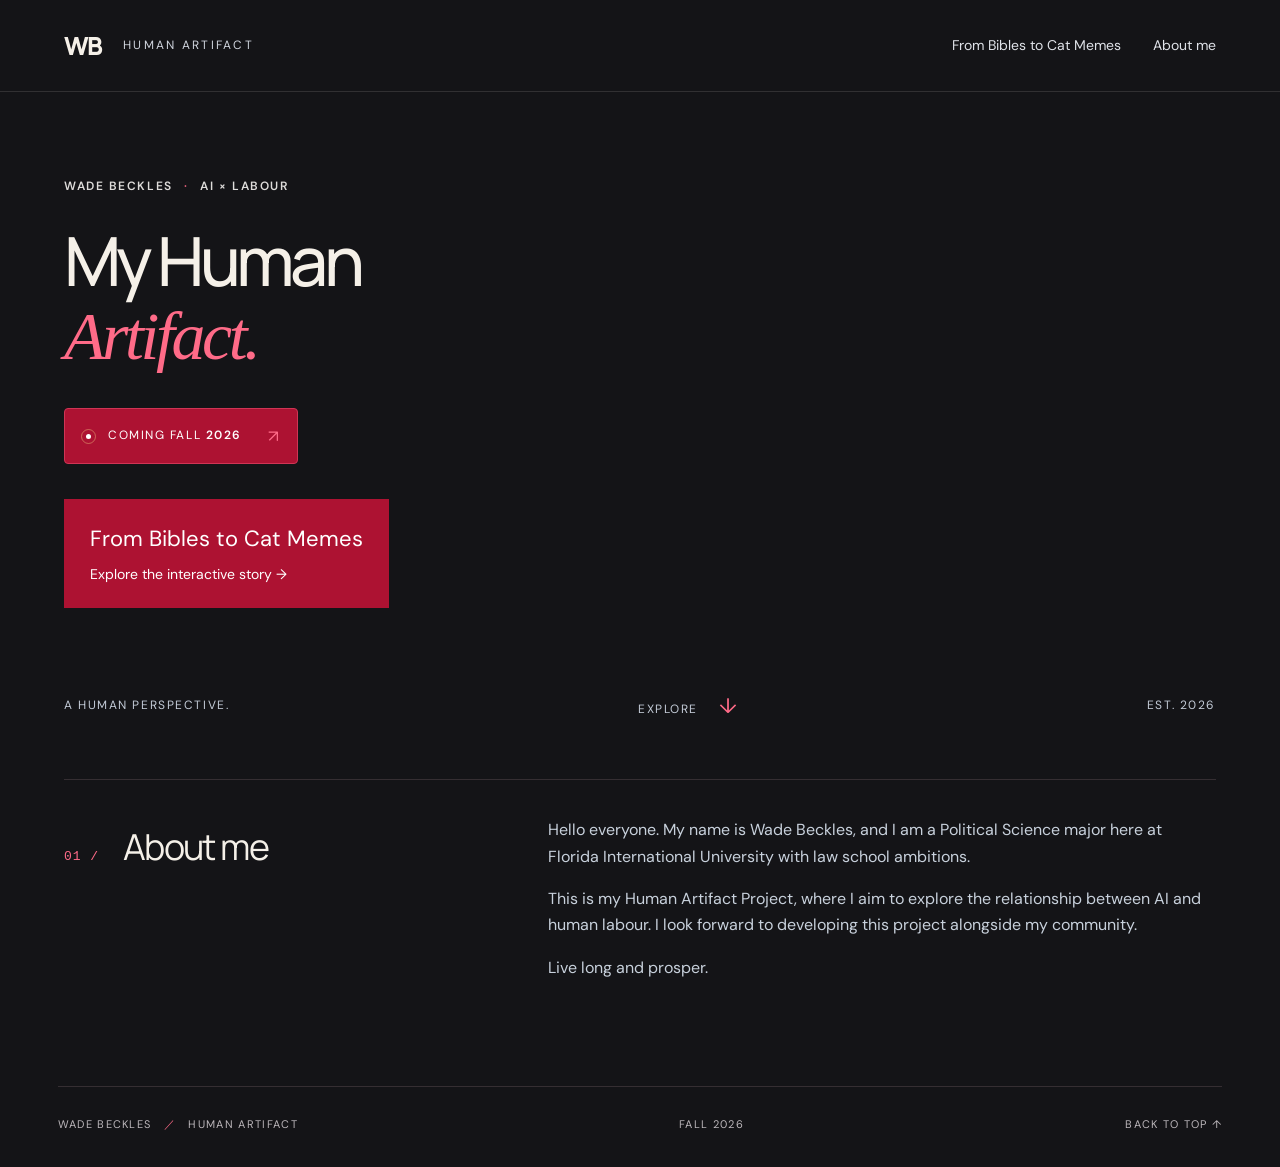
<file: index.html>
<!doctype html>
<html lang="en">
<head>
  <meta charset="UTF-8">
  <meta name="viewport" content="width=device-width, initial-scale=1">
  <meta name="theme-color" content="#0b111c">
  <meta name="description" content="Wade Beckles — My Human Artifact. Coming fall 2026.">
  <title>My Human Artifact — Wade Beckles</title>
  <link rel="icon" href="data:image/svg+xml,%3Csvg xmlns='http://www.w3.org/2000/svg' viewBox='0 0 64 64'%3E%3Crect width='64' height='64' rx='16' fill='%230b111c'/%3E%3Cpath d='M17 18v28m30-28v28M17 32h30' stroke='%23efbd7e' stroke-width='5'/%3E%3C/svg%3E">
  <link rel="stylesheet" href="styles.css">
</head>
<body>
  <a class="skip-link" href="#about">Skip to content</a>
  <header class="site-header">
    <a class="identity" href="#home" aria-label="Wade Beckles, home"><span class="monogram">WB</span><span class="identity-label">HUMAN ARTIFACT</span></a>
    <nav aria-label="Main navigation"><a href="story.html">From Bibles to Cat Memes</a><a href="#about">About me</a></nav>
  </header>
  <main>
    <section class="hero" id="home" aria-labelledby="hero-title">
      <div class="hero-content">
        <p class="eyebrow">WADE BECKLES <span>·</span> AI × LABOUR</p>
        <h1 id="hero-title">My Human<br><em>Artifact.</em></h1>
        <div class="release" aria-label="Coming fall 2026"><span class="release-orbit" aria-hidden="true"></span><span>COMING FALL <strong>2026</strong></span><span class="release-corner" aria-hidden="true">↗</span></div>
        <p class="story-invite"><a href="story.html">From Bibles to Cat Memes <span>Explore the interactive story →</span></a></p>
      </div>
      <div class="hero-bottom"><span>A HUMAN PERSPECTIVE.</span><a href="#about">EXPLORE <span aria-hidden="true">↓</span></a><span>EST. 2026</span></div>
    </section>
    <div class="chapters">
      <!-- Add your introduction inside the empty section-content below. -->
      <section class="chapter" id="about" aria-labelledby="about-title"><div class="chapter-heading"><span class="chapter-number">01 /</span><h2 id="about-title">About me</h2></div><div class="section-content"><p>Hello everyone. My name is Wade Beckles, and I am a Political Science major here at Florida International University with law school ambitions.</p><p>This is my Human Artifact Project, where I aim to explore the relationship between AI and human labour. I look forward to developing this project alongside my community.</p><p>Live long and prosper.</p></div></section>
    </div>
  </main>
  <footer><a href="#home">WADE BECKLES <span>／</span> HUMAN ARTIFACT</a><span>FALL 2026</span><a href="#home">BACK TO TOP ↑</a></footer>
</body>
</html>
</file>
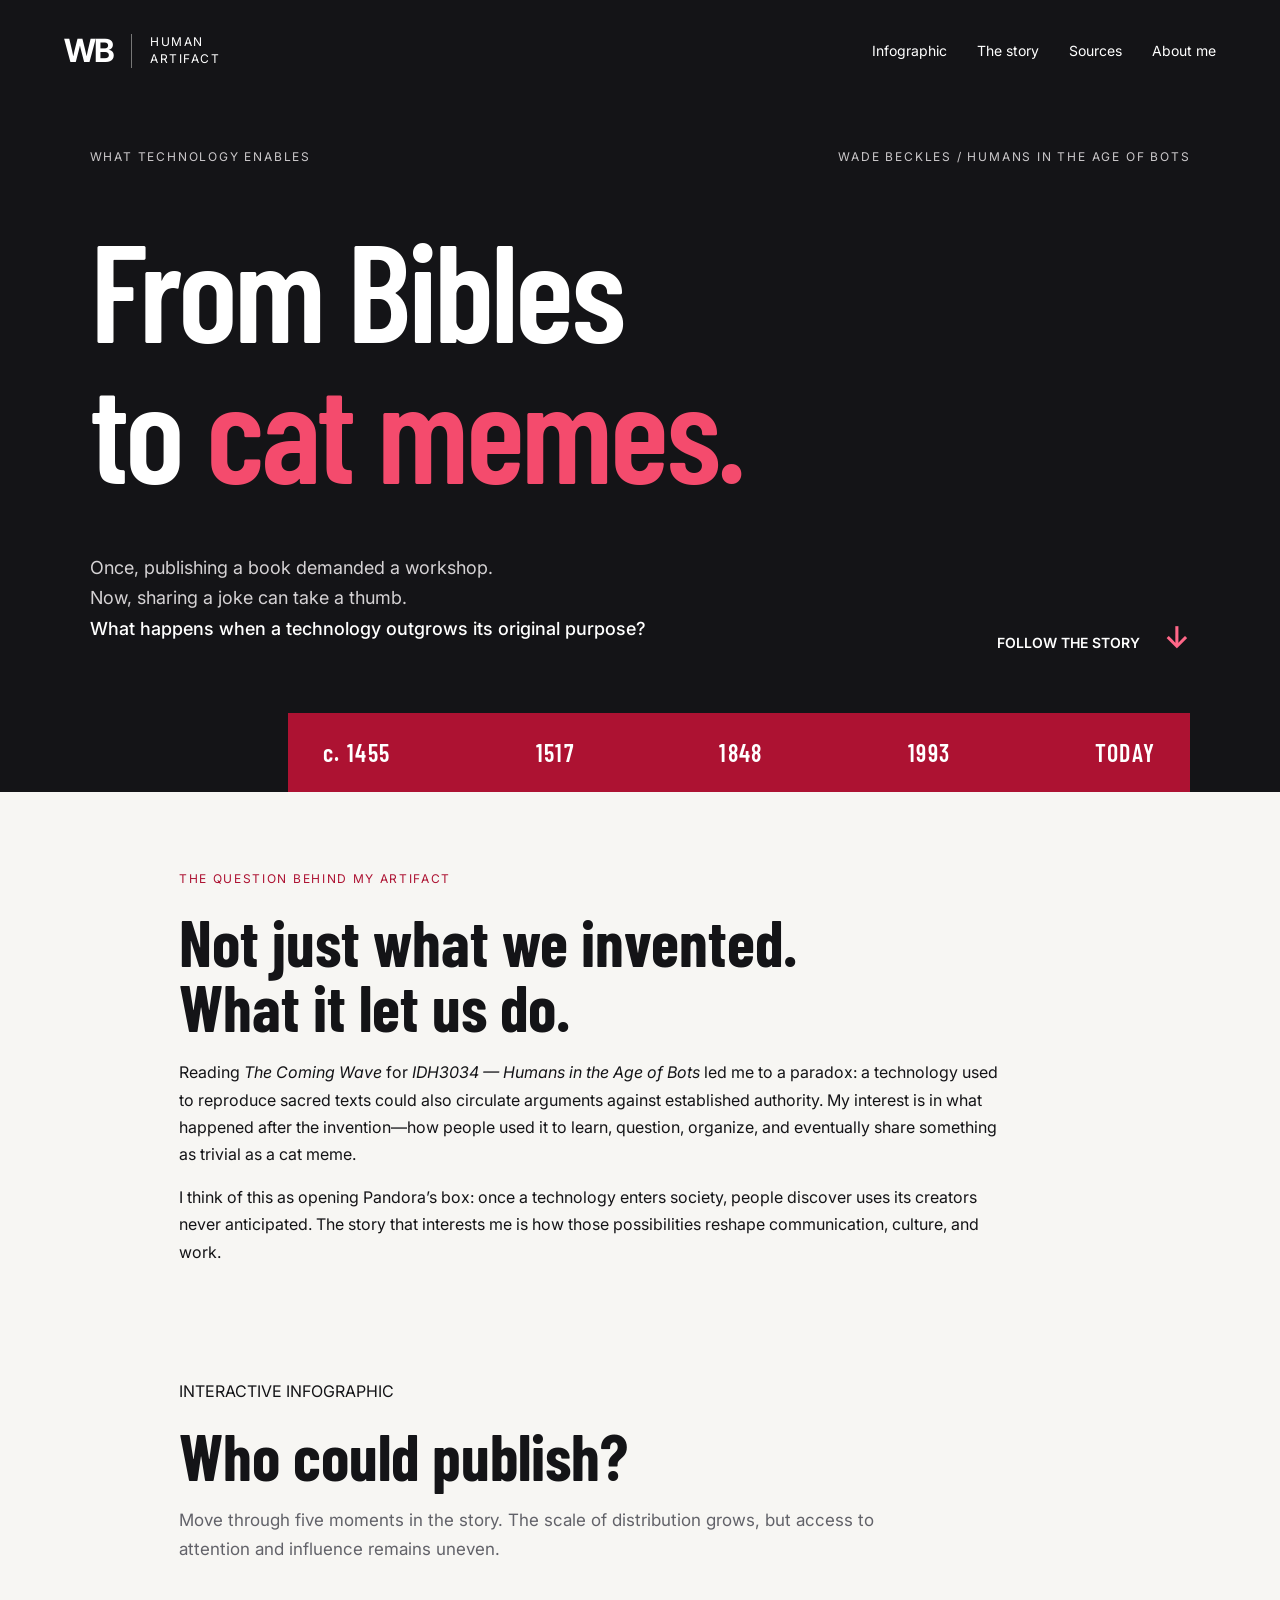
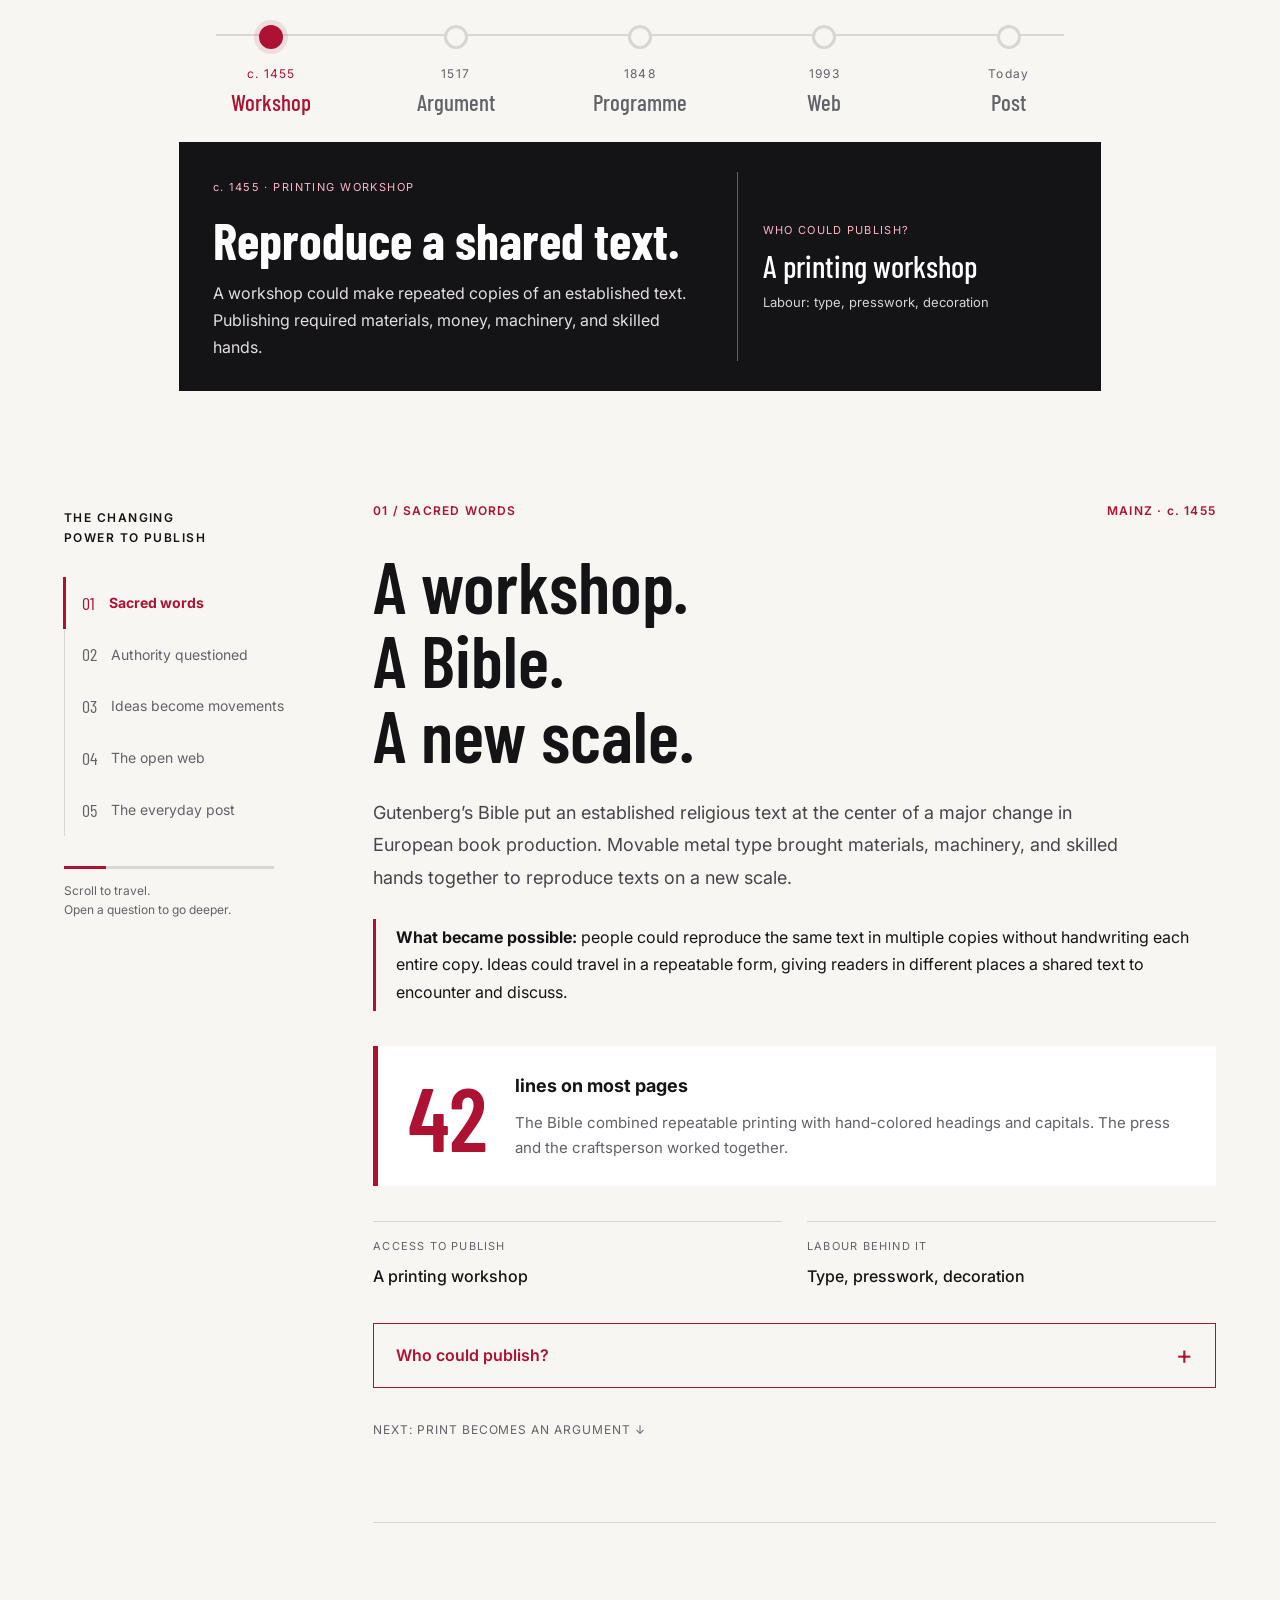
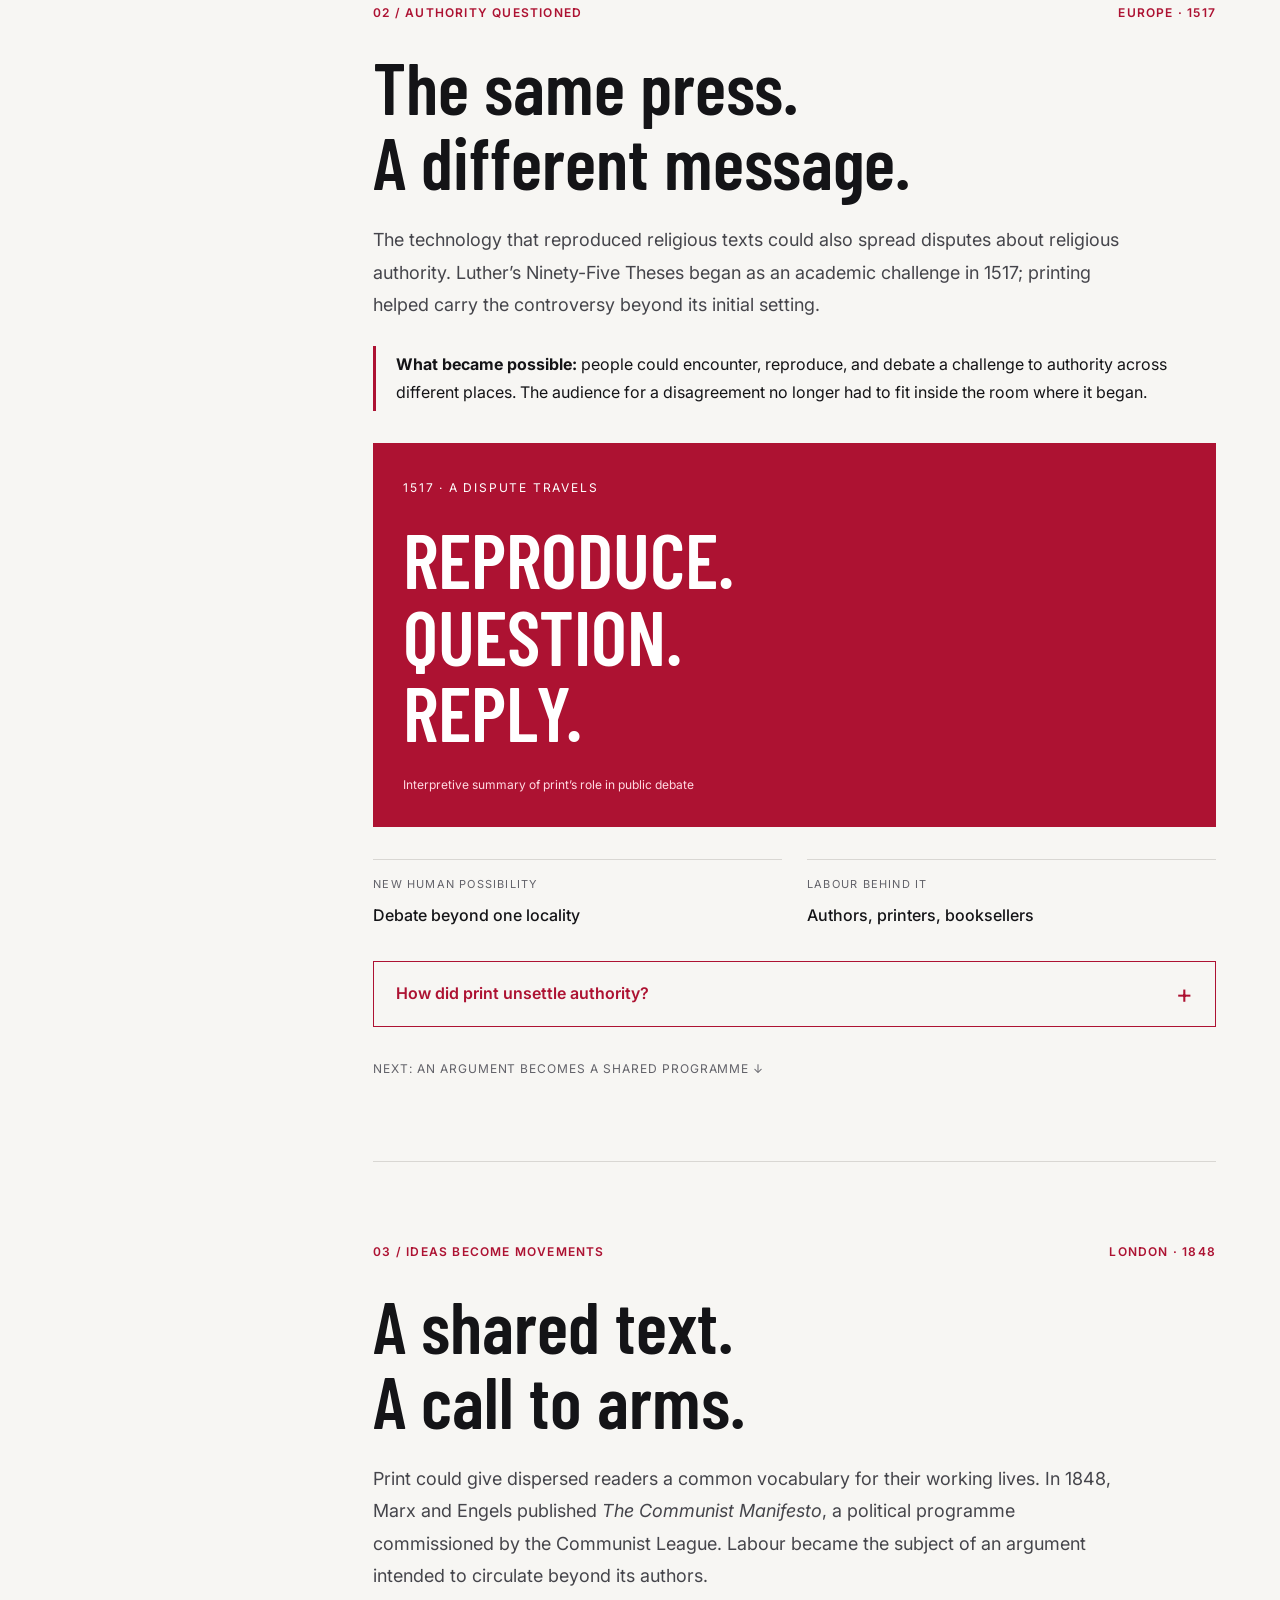
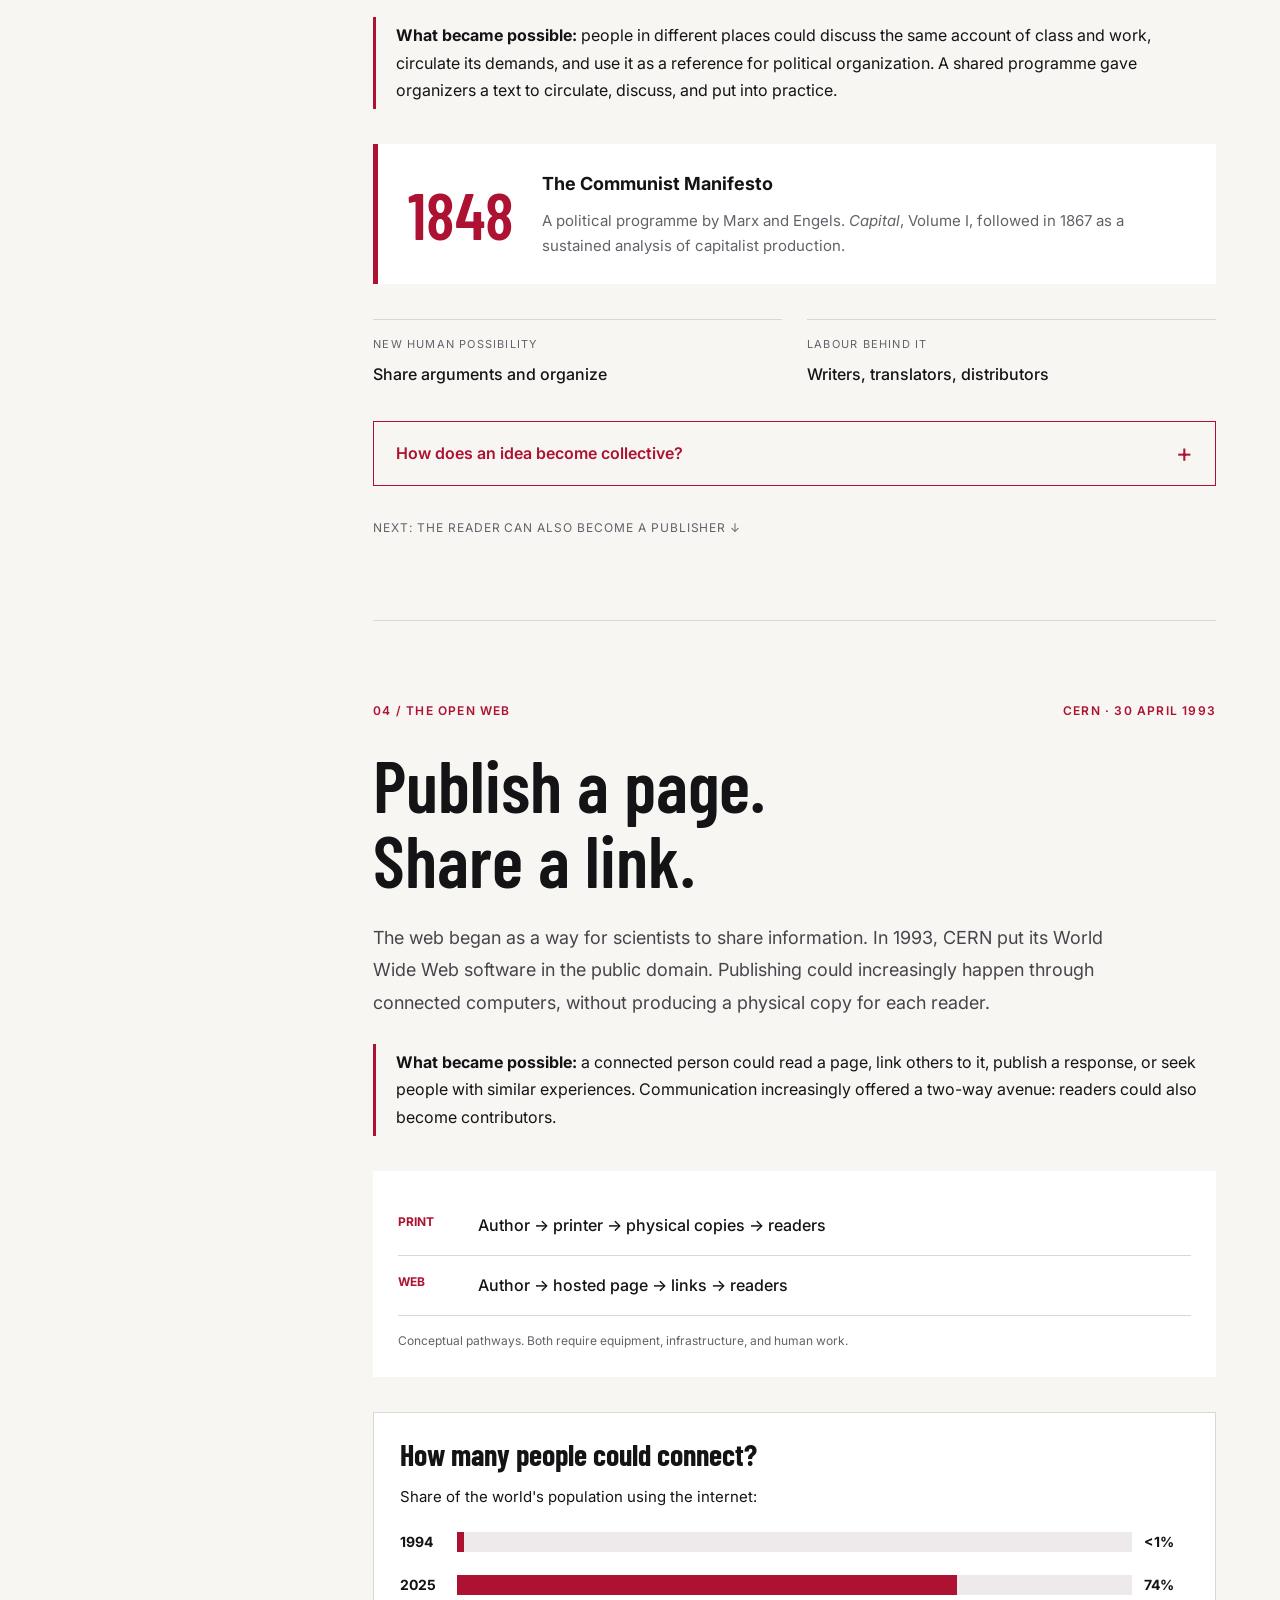
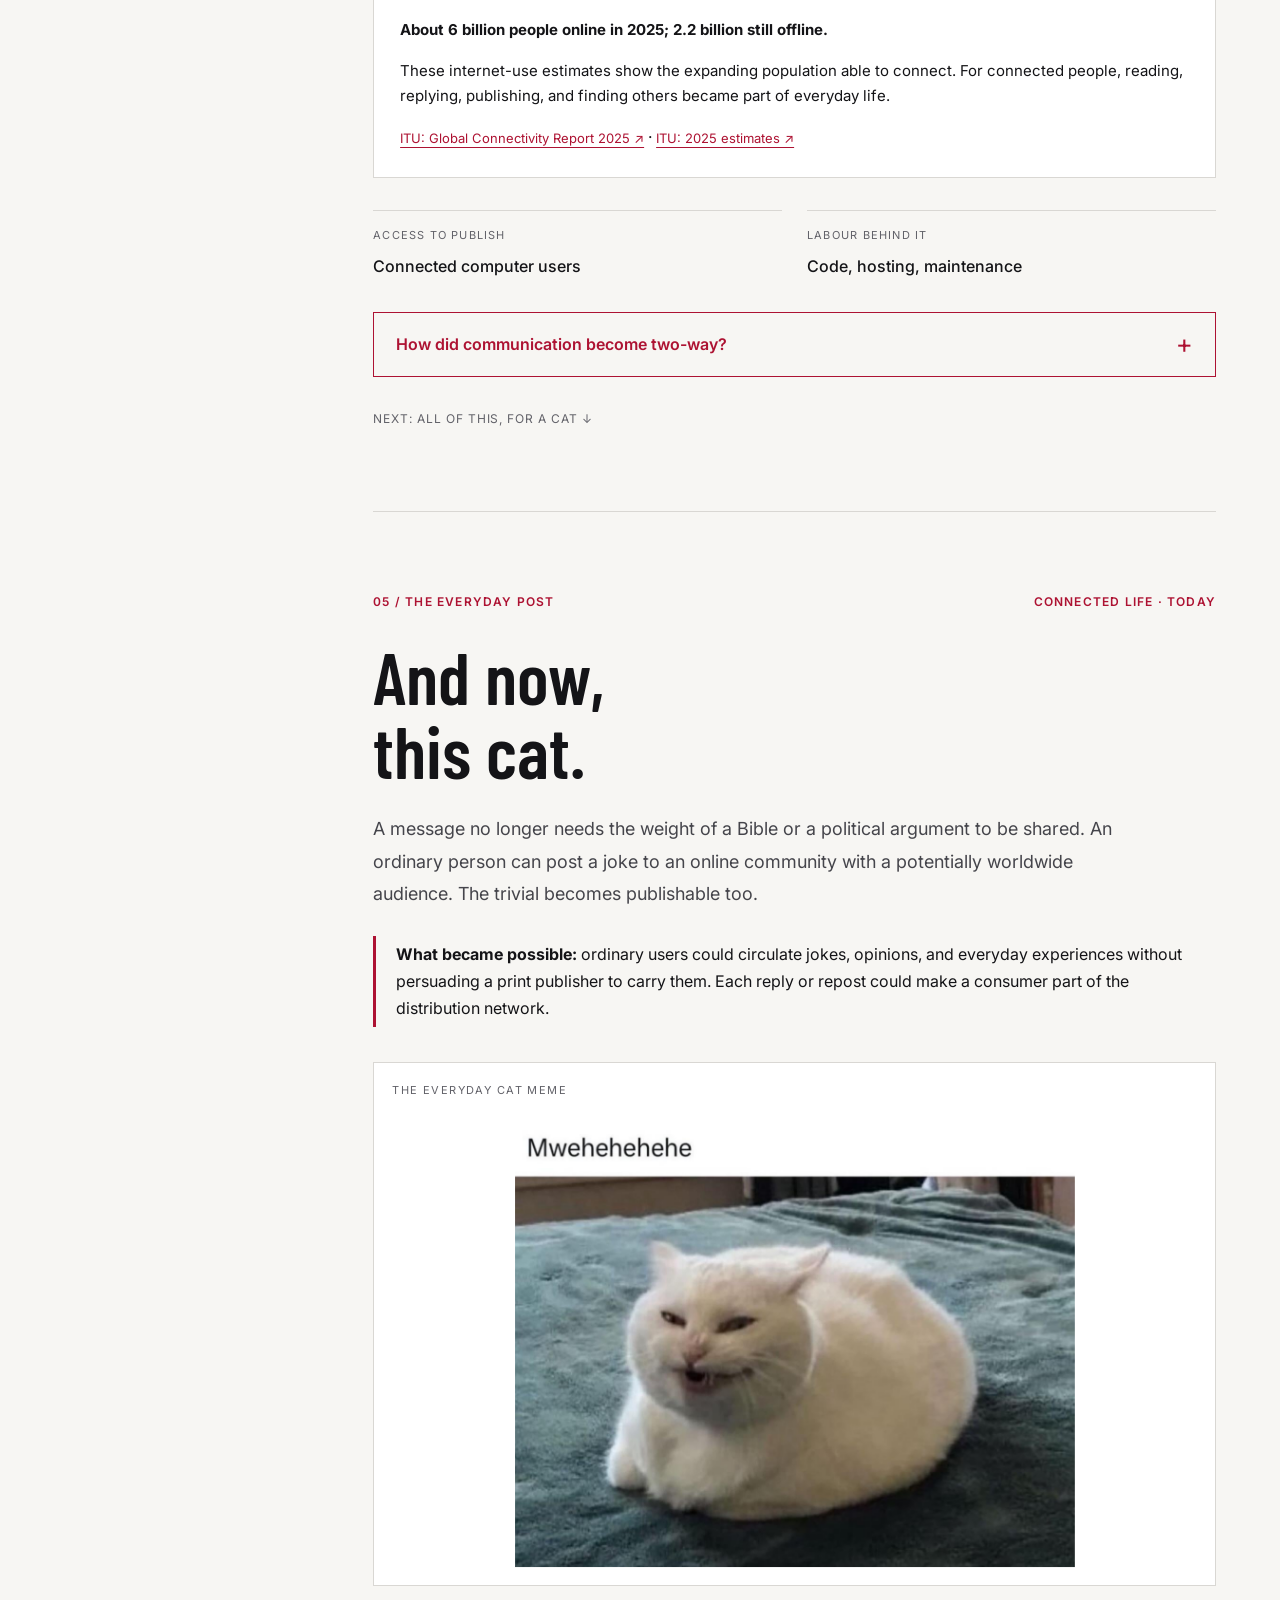
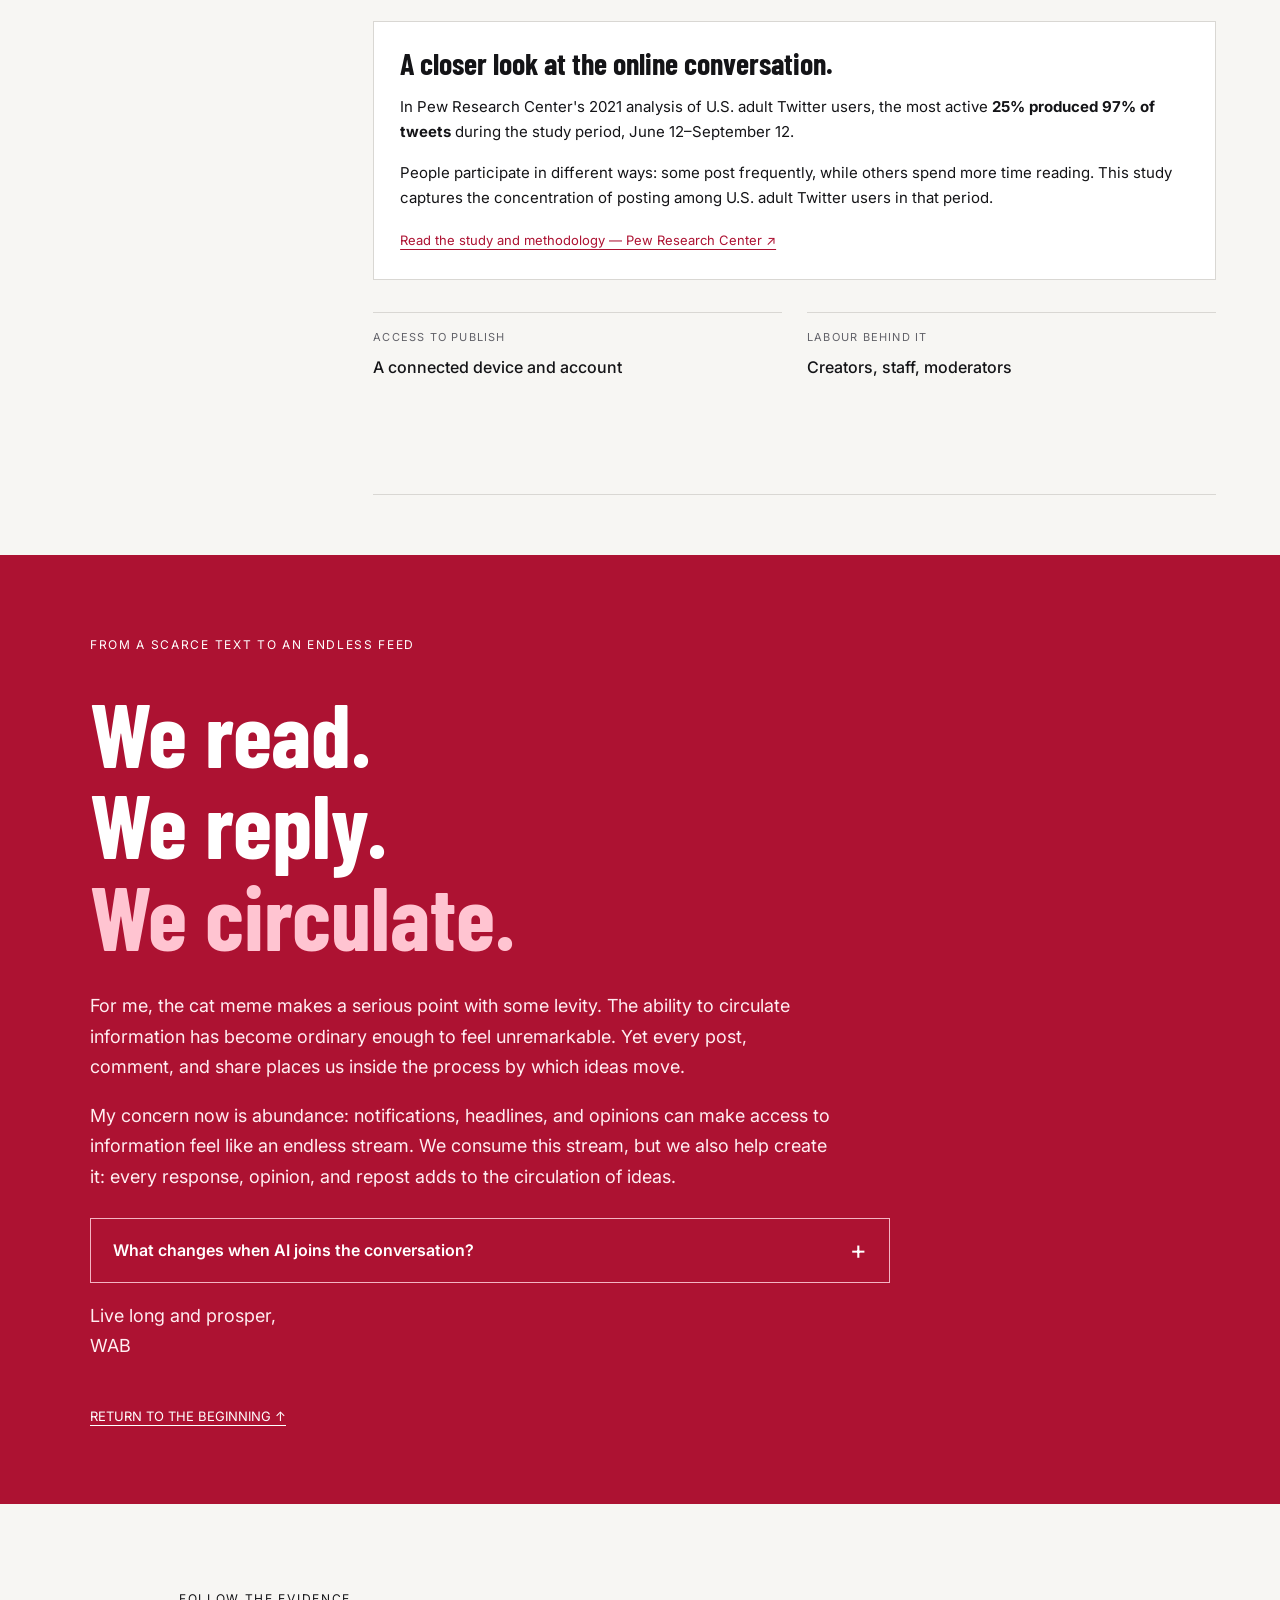
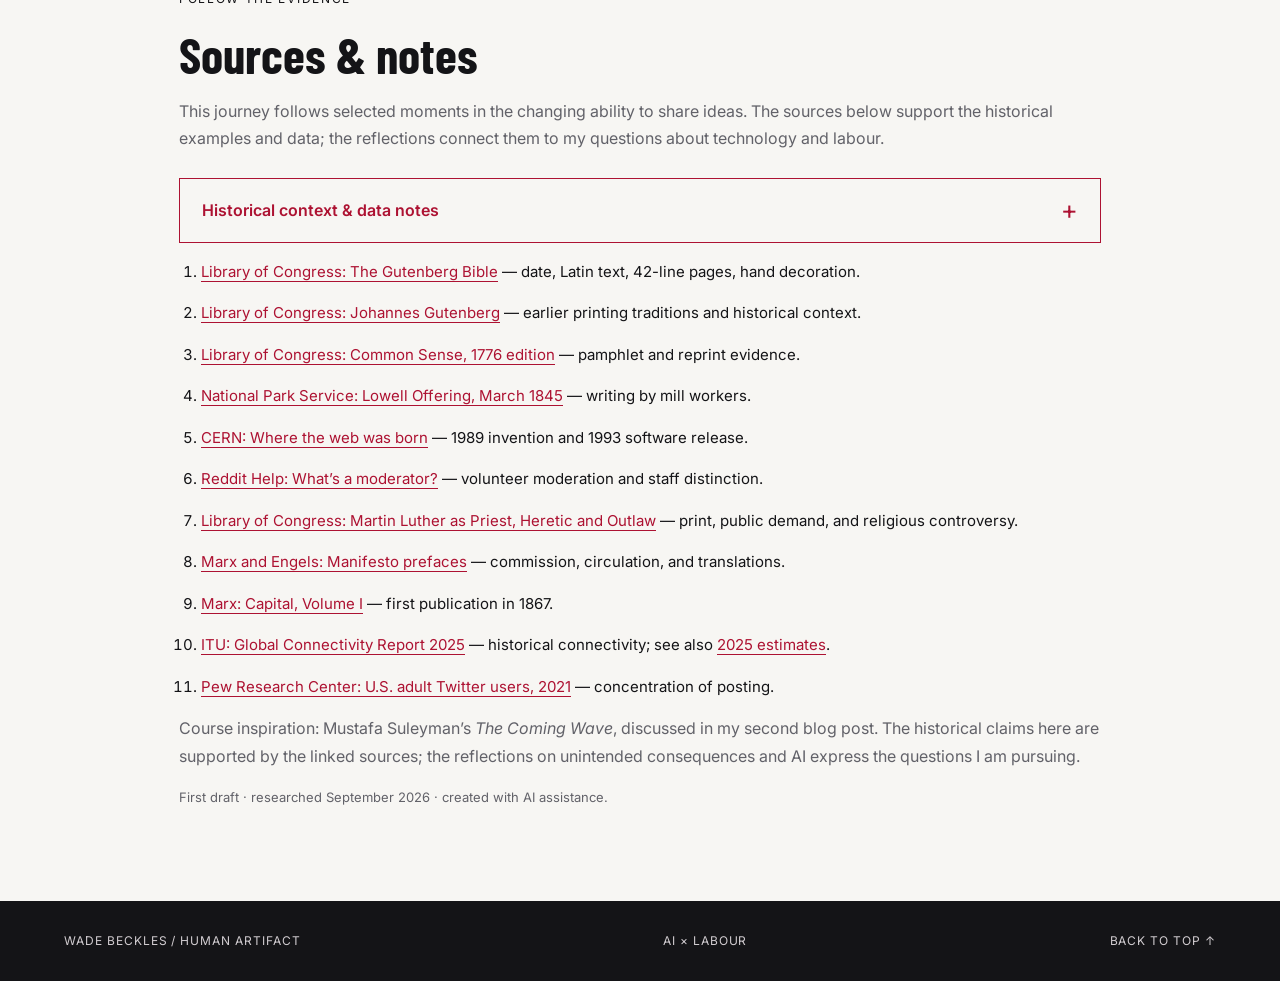
<file: story.html>
<!doctype html>
<html lang="en">
<head>
<meta charset="utf-8"><meta name="viewport" content="width=device-width,initial-scale=1">
<meta name="theme-color" content="#a8102d"><meta name="description" content="From Bibles to Cat Memes: an interactive history of publishing, participation, and the labour behind sharing. By Wade Beckles.">
<title>From Bibles to Cat Memes — Wade Beckles</title>
<link rel="stylesheet" href="story.css"><script src="story.js" defer></script>
<link rel="icon" href="data:image/svg+xml,%3Csvg xmlns='http://www.w3.org/2000/svg' viewBox='0 0 64 64'%3E%3Crect width='64' height='64' fill='%23a8102d'/%3E%3Ctext x='12' y='45' font-size='40' fill='white'%3EW%3C/text%3E%3C/svg%3E">
</head>
<body>
<a class="skip" href="#chapter-1">Skip to the story</a>
<header><a class="brand" href="index.html">WB<span>HUMAN<br>ARTIFACT</span></a><nav aria-label="Page navigation"><a href="#infographic">Infographic</a><a href="#chapter-1">The story</a><a href="#sources">Sources</a><a href="index.html#about">About me</a></nav></header>
<main>
<section class="intro" id="top">
 <div class="intro-top"><span>WHAT TECHNOLOGY ENABLES</span><span>WADE BECKLES / HUMANS IN THE AGE OF BOTS</span></div>
 <h1>From Bibles<br>to <em>cat memes.</em></h1>
 <div class="intro-bottom"><p>Once, publishing a book demanded a workshop.<br>Now, sharing a joke can take a thumb.<br><strong>What happens when a technology outgrows its original purpose?</strong></p><a class="start" href="#chapter-1">FOLLOW THE STORY <span>↓</span></a></div>
 <div class="date-strip" aria-label="Selected milestones"><span>c. 1455</span><span>1517</span><span>1848</span><span>1993</span><span>TODAY</span></div>
</section>
<section class="project-premise"><p class="eyebrow">THE QUESTION BEHIND MY ARTIFACT</p><h2>Not just what we invented.<br>What it let us do.</h2><p>Reading <em>The Coming Wave</em> for <em>IDH3034 — Humans in the Age of Bots</em> led me to a paradox: a technology used to reproduce sacred texts could also circulate arguments against established authority. My interest is in what happened after the invention—how people used it to learn, question, organize, and eventually share something as trivial as a cat meme.</p><p>I think of this as opening Pandora’s box: once a technology enters society, people discover uses its creators never anticipated. The story that interests me is how those possibilities reshape communication, culture, and work.</p></section>
<section class="infographic" id="infographic" aria-labelledby="infographic-title">
 <div class="infographic-heading"><p class="eyebrow">INTERACTIVE INFOGRAPHIC</p><h2 id="infographic-title">Who could publish?</h2><p>Move through five moments in the story. The scale of distribution grows, but access to attention and influence remains uneven.</p></div>
 <div class="infographic-track" role="list" aria-label="Publishing milestones">
  <button type="button" class="infographic-step is-selected" role="listitem" aria-pressed="true" data-infographic-step="0"><span>c. 1455</span><strong>Workshop</strong></button>
  <button type="button" class="infographic-step" role="listitem" aria-pressed="false" data-infographic-step="1"><span>1517</span><strong>Argument</strong></button>
  <button type="button" class="infographic-step" role="listitem" aria-pressed="false" data-infographic-step="2"><span>1848</span><strong>Programme</strong></button>
  <button type="button" class="infographic-step" role="listitem" aria-pressed="false" data-infographic-step="3"><span>1993</span><strong>Web</strong></button>
  <button type="button" class="infographic-step" role="listitem" aria-pressed="false" data-infographic-step="4"><span>Today</span><strong>Post</strong></button>
 </div>
 <div class="infographic-detail" aria-live="polite">
  <div><span class="infographic-kicker" id="infographic-kicker">c. 1455 · PRINTING WORKSHOP</span><h3 id="infographic-heading">Reproduce a shared text.</h3><p id="infographic-copy">A workshop could make repeated copies of an established text. Publishing required materials, money, machinery, and skilled hands.</p></div>
  <div class="infographic-fact"><span>WHO COULD PUBLISH?</span><strong id="infographic-publisher">A printing workshop</strong><small id="infographic-labor">Labour: type, presswork, decoration</small></div>
 </div>
</section>
<div class="story-layout">
<aside class="timeline" aria-label="Chapter navigation"><p>THE CHANGING<br>POWER TO PUBLISH</p><ol><li><a href="#chapter-1" aria-current="step"><span>01</span>Sacred words</a></li><li><a href="#chapter-2"><span>02</span>Authority questioned</a></li><li><a href="#chapter-3"><span>03</span>Ideas become movements</a></li><li><a href="#chapter-4"><span>04</span>The open web</a></li><li><a href="#chapter-5"><span>05</span>The everyday post</a></li></ol><div class="progress-track" aria-hidden="true"><div id="progress"></div></div><p class="timeline-note">Scroll to travel.<br>Open a question to go deeper.</p></aside>
<div class="chapters">
<section class="chapter" id="chapter-1" data-chapter="1">
 <div class="chapter-meta"><span>01 / SACRED WORDS</span><span>MAINZ · c. 1455</span></div>
 <h2>A workshop.<br>A Bible.<br>A new scale.</h2>
 <p class="lead">Gutenberg’s Bible put an established religious text at the center of a major change in European book production. Movable metal type brought materials, machinery, and skilled hands together to reproduce texts on a new scale.</p>
 <p class="capability"><strong>What became possible:</strong> people could reproduce the same text in multiple copies without handwriting each entire copy. Ideas could travel in a repeatable form, giving readers in different places a shared text to encounter and discuss.</p>
 <div class="evidence"><span class="evidence-number">42</span><div><strong>lines on most pages</strong><p>The Bible combined repeatable printing with hand-colored headings and capitals. The press and the craftsperson worked together.</p></div></div>
 <div class="comparison"><div><span>ACCESS TO PUBLISH</span><strong>A printing workshop</strong></div><div><span>LABOUR BEHIND IT</span><strong>Type, presswork, decoration</strong></div></div>
 <details><summary>Who could publish? <span class="toggle" aria-hidden="true">+</span></summary><div class="more"><h3>A new way to put words into circulation.</h3><p>Gutenberg’s Latin Bible brought technical invention and skilled bookmaking together. A text could be reproduced for different readers while craftspeople added decoration by hand. This changed the work of making books and expanded the possibilities for circulating knowledge.</p><p class="question">Labour lens: whose expertise makes a machine useful?</p><a href="https://www.loc.gov/exhibits/bibles/the-gutenberg-bible.html">Read: Library of Congress — Gutenberg Bible ↗</a><br><a href="https://guides.loc.gov/gutenberg/the-printer">Read: Gutenberg and earlier printing ↗</a></div></details>
 <a class="next" href="#chapter-2">NEXT: PRINT BECOMES AN ARGUMENT ↓</a>
</section>
<section class="chapter" id="chapter-2" data-chapter="2">
 <div class="chapter-meta"><span>02 / AUTHORITY QUESTIONED</span><span>EUROPE · 1517</span></div>
 <h2>The same press.<br>A different message.</h2>
 <p class="lead">The technology that reproduced religious texts could also spread disputes about religious authority. Luther’s Ninety-Five Theses began as an academic challenge in 1517; printing helped carry the controversy beyond its initial setting.</p>
 <p class="capability"><strong>What became possible:</strong> people could encounter, reproduce, and debate a challenge to authority across different places. The audience for a disagreement no longer had to fit inside the room where it began.</p>
 <div class="typographic-fact"><span>1517 · A DISPUTE TRAVELS</span><strong>REPRODUCE.<br>QUESTION.<br>REPLY.</strong><small>Interpretive summary of print’s role in public debate</small></div>
 <div class="comparison"><div><span>NEW HUMAN POSSIBILITY</span><strong>Debate beyond one locality</strong></div><div><span>LABOUR BEHIND IT</span><strong>Authors, printers, booksellers</strong></div></div>
 <details><summary>How did print unsettle authority? <span class="toggle" aria-hidden="true">+</span></summary><div class="more"><h3>A use no single inventor could prescribe.</h3><p>The Library of Congress describes printing as crucial to the rapid spread of Luther’s challenge. Public interest in the controversy also gave printers a market for these works. Commercial demand and religious debate could reinforce one another.</p><p>This is the paradox that fascinates me: the same means of circulating sacred texts also helped circulate challenges to religious authority. Printers, writers, and readers turned a tool of reproduction into a medium for public argument.</p><p>Later, Paine’s <em>Common Sense</em> (1776) used the pamphlet form to argue for American independence. Reprinting let an argument travel through different communities.</p><p class="question">My question: what happens in modern digital spaces where people exist in echo chambers that reinforce their already-held ideas?</p><a href="https://guides.loc.gov/martin-luther-priest-heretic-outlaw">Library of Congress — printing and the Reformation ↗</a><br><a href="https://www.loc.gov/item/18023774/">Explore Common Sense, 1776 ↗</a></div></details>
 <a class="next" href="#chapter-3">NEXT: AN ARGUMENT BECOMES A SHARED PROGRAMME ↓</a>
</section>
<section class="chapter" id="chapter-3" data-chapter="3">
 <div class="chapter-meta"><span>03 / IDEAS BECOME MOVEMENTS</span><span>LONDON · 1848</span></div>
 <h2>A shared text.<br>A call to arms.</h2>
 <p class="lead">Print could give dispersed readers a common vocabulary for their working lives. In 1848, Marx and Engels published <em>The Communist Manifesto</em>, a political programme commissioned by the Communist League. Labour became the subject of an argument intended to circulate beyond its authors.</p>
 <p class="capability"><strong>What became possible:</strong> people in different places could discuss the same account of class and work, circulate its demands, and use it as a reference for political organization. A shared programme gave organizers a text to circulate, discuss, and put into practice.</p>
 <div class="evidence labour-fact"><span class="evidence-number">1848</span><div><strong>The Communist Manifesto</strong><p>A political programme by Marx and Engels. <em>Capital</em>, Volume I, followed in 1867 as a sustained analysis of capitalist production.</p></div></div>
 <div class="comparison"><div><span>NEW HUMAN POSSIBILITY</span><strong>Share arguments and organize</strong></div><div><span>LABOUR BEHIND IT</span><strong>Writers, translators, distributors</strong></div></div>
 <details><summary>How does an idea become collective? <span class="toggle" aria-hidden="true">+</span></summary><div class="more"><h3>A common reference across distance.</h3><p>In their 1872 preface, Marx and Engels describe the League’s commission and the Manifesto’s publication and translations. Translation and republication helped these arguments reach readers across linguistic and national boundaries.</p><p>The short political programme of the <em>Manifesto</em> (1848) and the sustained economic analysis of <em>Capital</em>, Volume I (1867), show how different forms of writing could bring ideas about labour to different audiences.</p><p>Workers also published their own literary voices. The <em>Lowell Offering</em> included poetry and fiction by women textile workers; the National Park Service preserves a March 1845 cover. Print gave space to workers’ experiences, imagination, and political aspirations.</p><p class="question">Labour lens: can shared language help people recognize a common problem—and act together?</p><a href="https://www.marxists.org/archive/marx/works/1848/communist-manifesto/preface.htm">Read the Manifesto’s historical prefaces ↗</a><br><a href="https://www.marxists.org/archive/marx/works/1867-c1/">Capital, Volume I — publication and text ↗</a><br><a href="https://www.nps.gov/media/photo/view.htm?id=8941e4b8-2e79-48ce-ba90-e54f77fb3337">National Park Service — Lowell Offering ↗</a></div></details>
 <a class="next" href="#chapter-4">NEXT: THE READER CAN ALSO BECOME A PUBLISHER ↓</a>
</section>
<section class="chapter" id="chapter-4" data-chapter="4">
 <div class="chapter-meta"><span>04 / THE OPEN WEB</span><span>CERN · 30 APRIL 1993</span></div>
 <h2>Publish a page.<br>Share a link.</h2>
 <p class="lead">The web began as a way for scientists to share information. In 1993, CERN put its World Wide Web software in the public domain. Publishing could increasingly happen through connected computers, without producing a physical copy for each reader.</p>
 <p class="capability"><strong>What became possible:</strong> a connected person could read a page, link others to it, publish a response, or seek people with similar experiences. Communication increasingly offered a two-way avenue: readers could also become contributors.</p>
 <div class="distribution" aria-label="Conceptual comparison of distribution, not a measured scale"><div><span>PRINT</span><strong>Author → printer → physical copies → readers</strong></div><div><span>WEB</span><strong>Author → hosted page → links → readers</strong></div><small>Conceptual pathways. Both require equipment, infrastructure, and human work.</small></div>
 <div class="reach-data"><h3>How many people could connect?</h3><p>Share of the world's population using the internet:</p><div class="data-row"><strong>1994</strong><div class="data-bar"><span style="width:1%"></span></div><b>&lt;1%</b></div><div class="data-row"><strong>2025</strong><div class="data-bar"><span style="width:74%"></span></div><b>74%</b></div><p><strong>About 6 billion people online in 2025; 2.2 billion still offline.</strong> </p><p>These internet-use estimates show the expanding population able to connect. For connected people, reading, replying, publishing, and finding others became part of everyday life.</p><a href="https://www.itu.int/itu-d/reports/statistics/global-connectivity-report-2025/">ITU: Global Connectivity Report 2025 ↗</a> · <a href="https://www.itu.int/en/mediacentre/Pages/PR-2025-11-17-Facts-and-Figures.aspx">ITU: 2025 estimates ↗</a></div>
 <div class="comparison"><div><span>ACCESS TO PUBLISH</span><strong>Connected computer users</strong></div><div><span>LABOUR BEHIND IT</span><strong>Code, hosting, maintenance</strong></div></div>
 <details><summary>How did communication become two-way? <span class="toggle" aria-hidden="true">+</span></summary><div class="more"><h3>The reader joins the conversation.</h3><p>Invented at CERN in 1989, the web gained an important opening on 30 April 1993 when CERN released its software into the public domain. People could build on a shared foundation for linking and exchanging information.</p><p>For me, the important change is the two-way avenue. We can seek information, respond to it, and send our own ideas back into circulation. Behind these everyday exchanges are the people who build and maintain the software and networks.</p><p class="question">Labour lens: when distribution becomes digital, which work disappears from view?</p><a href="https://home.cern/science/computing/the-birth-of-the-web/where-web-was-born/">Read: where the web was born — CERN ↗</a></div></details>
 <a class="next" href="#chapter-5">NEXT: ALL OF THIS, FOR A CAT ↓</a>
</section>
<section class="chapter" id="chapter-5" data-chapter="5">
 <div class="chapter-meta"><span>05 / THE EVERYDAY POST</span><span>CONNECTED LIFE · TODAY</span></div>
 <h2>And now,<br>this cat.</h2>
 <p class="lead">A message no longer needs the weight of a Bible or a political argument to be shared. An ordinary person can post a joke to an online community with a potentially worldwide audience. The trivial becomes publishable too.</p>
 <p class="capability"><strong>What became possible:</strong> ordinary users could circulate jokes, opinions, and everyday experiences without persuading a print publisher to carry them. Each reply or repost could make a consumer part of the distribution network.</p>
 <figure class="meme"><div class="meme-label">THE EVERYDAY CAT MEME</div><div class="meme-picture"><img src="cat.png" width="1179" height="952" loading="lazy" alt="A white cat on a blue blanket appears to laugh mischievously beneath the caption Mwehehehehehe."></div></figure>
 <div class="reach-data"><h3>A closer look at the online conversation.</h3><p>In Pew Research Center's 2021 analysis of U.S. adult Twitter users, the most active <strong>25% produced 97% of tweets</strong> during the study period, June 12–September 12.</p><p>People participate in different ways: some post frequently, while others spend more time reading. This study captures the concentration of posting among U.S. adult Twitter users in that period.</p><a href="https://www.pewresearch.org/internet/2021/11/15/the-behaviors-and-attitudes-of-u-s-adults-on-twitter/">Read the study and methodology — Pew Research Center ↗</a></div>
 <div class="comparison"><div><span>ACCESS TO PUBLISH</span><strong>A connected device and account</strong></div><div><span>LABOUR BEHIND IT</span><strong>Creators, staff, moderators</strong></div></div>
</section>
</div></div>
<section class="ending"><span>FROM A SCARCE TEXT TO AN ENDLESS FEED</span><h2>We read.<br>We reply.<br><em>We circulate.</em></h2><p>For me, the cat meme makes a serious point with some levity. The ability to circulate information has become ordinary enough to feel unremarkable. Yet every post, comment, and share places us inside the process by which ideas move.</p><p>My concern now is abundance: notifications, headlines, and opinions can make access to information feel like an endless stream. We consume this stream, but we also help create it: every response, opinion, and repost adds to the circulation of ideas.</p><details><summary>What changes when AI joins the conversation? <span class="toggle" aria-hidden="true">+</span></summary><div class="more"><h3>The next Pandora’s box question.</h3><p>In my blog, I ask what happens when information comes through a tailored conversation with an AI. Does that help us understand more, or give a new intermediary greater influence over what we encounter? This is the next question I want my artifact to explore.</p><p>Making this artifact gave that question a practical dimension. I tried learning interactive HTML through online tutorials, then collaborated with language models to develop and refine the site. Natural-language instructions became part of how I could build something for others to use.</p><p>That experience connects directly to labour: which tasks become easier, which skills remain necessary, and how does responsibility shift? Reading developers’ accounts of working with AI made these questions feel immediate. Building this page let me experience that shift for myself.</p><p class="question">The thread running through my artifact: what does a technology enable people to do—and what follows that its creators did not intend?</p></div></details><p>Live long and prosper,<br>WAB</p><a href="#top">RETURN TO THE BEGINNING ↑</a></section>
<section id="sources" class="sources"><span>FOLLOW THE EVIDENCE</span><h2>Sources & notes</h2><p>This journey follows selected moments in the changing ability to share ideas. The sources below support the historical examples and data; the reflections connect them to my questions about technology and labour.</p><details class="method-notes"><summary>Historical context &amp; data notes <span class="toggle" aria-hidden="true">+</span></summary><div class="more"><p>Printing and earlier movable-type techniques existed in Asia before Gutenberg. This story begins with his European workshop as one influential example. Manuscripts, teaching, letters, and oral communication also circulated ideas before the press. The Reformation illustrates printing’s role in a wider social change; printing was one contributor alongside other forces. The Manifesto appeared in 1848; Capital, Volume I, followed in 1867. These are distinct works with different purposes. The ITU figures measure internet use, not the number of active publishers or people heard. The 1994 bar shows an upper bound of 1%. Pew’s figures concern posting volume among U.S. adult Twitter users during June 12–September 12, 2021, rather than Reddit or global participation. These measurements describe different aspects of participation and should not be treated as a single historical count of voices.</p></div></details><ol><li><a href="https://www.loc.gov/exhibits/bibles/the-gutenberg-bible.html">Library of Congress: The Gutenberg Bible</a> — date, Latin text, 42-line pages, hand decoration.</li><li><a href="https://guides.loc.gov/gutenberg/the-printer">Library of Congress: Johannes Gutenberg</a> — earlier printing traditions and historical context.</li><li><a href="https://www.loc.gov/item/18023774/">Library of Congress: Common Sense, 1776 edition</a> — pamphlet and reprint evidence.</li><li><a href="https://www.nps.gov/media/photo/view.htm?id=8941e4b8-2e79-48ce-ba90-e54f77fb3337">National Park Service: Lowell Offering, March 1845</a> — writing by mill workers.</li><li><a href="https://home.cern/science/computing/the-birth-of-the-web/where-web-was-born/">CERN: Where the web was born</a> — 1989 invention and 1993 software release.</li><li><a href="https://support.reddithelp.com/hc/en-us/articles/204533859-What-s-a-moderator">Reddit Help: What’s a moderator?</a> — volunteer moderation and staff distinction.</li><li><a href="https://guides.loc.gov/martin-luther-priest-heretic-outlaw">Library of Congress: Martin Luther as Priest, Heretic and Outlaw</a> — print, public demand, and religious controversy.</li><li><a href="https://www.marxists.org/archive/marx/works/1848/communist-manifesto/preface.htm">Marx and Engels: Manifesto prefaces</a> — commission, circulation, and translations.</li><li><a href="https://www.marxists.org/archive/marx/works/1867-c1/">Marx: Capital, Volume I</a> — first publication in 1867.</li><li><a href="https://www.itu.int/itu-d/reports/statistics/global-connectivity-report-2025/">ITU: Global Connectivity Report 2025</a> — historical connectivity; see also <a href="https://www.itu.int/en/mediacentre/Pages/PR-2025-11-17-Facts-and-Figures.aspx">2025 estimates</a>.</li><li><a href="https://www.pewresearch.org/internet/2021/11/15/the-behaviors-and-attitudes-of-u-s-adults-on-twitter/">Pew Research Center: U.S. adult Twitter users, 2021</a> — concentration of posting.</li></ol><p>Course inspiration: Mustafa Suleyman’s <em>The Coming Wave</em>, discussed in my second blog post. The historical claims here are supported by the linked sources; the reflections on unintended consequences and AI express the questions I am pursuing.</p><p class="note">First draft · researched September 2026 · created with AI assistance.</p></section>
</main><footer><a href="index.html">WADE BECKLES / HUMAN ARTIFACT</a><span>AI × LABOUR</span><a href="#top">BACK TO TOP ↑</a></footer>
</body></html>
</file>
<file: styles.css>
@import url('https://fonts.googleapis.com/css2?family=DM+Sans:wght@400;500;600;700&family=Manrope:wght@400;500;600;700;800&display=swap');
:root{color-scheme:dark;--bg:#141417;--text:#f5f0e8;--muted:#bcb7bb;--amber:#ff6b88;--line:rgba(220,180,190,.16)}
*{box-sizing:border-box}html{scroll-behavior:smooth;scroll-padding-top:90px}body{margin:0;background:var(--bg);color:var(--text);font-family:'DM Sans',sans-serif;font-size:16px;line-height:1.65}a{color:inherit;text-decoration:none}a:focus-visible{outline:2px solid var(--amber);outline-offset:7px;border-radius:2px}.skip-link{position:fixed;top:-100px;left:20px;z-index:20;background:var(--bg);padding:10px 20px}.skip-link:focus{top:12px}
.site-header{position:absolute;z-index:5;top:0;left:0;right:0;display:flex;justify-content:space-between;align-items:center;gap:24px;padding:28px 4.5%;border-bottom:1px solid rgba(245,240,232,.13);background:linear-gradient(#080e1aa6,transparent)}.identity{display:flex;align-items:center;gap:22px}.monogram{font-family:Manrope,sans-serif;font-weight:800;font-size:25px;letter-spacing:-2px}.monogram span{color:var(--amber);padding-left:5px}.identity-label{font-size:12px;letter-spacing:.19em;color:#d0d5de}nav{display:flex;gap:32px}nav a{font-size:14px;color:#e0e3e9;transition:color .2s}nav a:hover{color:var(--amber)}
.hero{min-height:780px;height:100svh;max-height:1250px;position:relative;isolation:isolate;overflow:hidden}.hero-image{position:absolute;inset:0;width:100%;height:100%;object-fit:cover;object-position:56% center;z-index:-3}.hero-shade{position:absolute;inset:0;z-index:-2;background:linear-gradient(90deg,rgba(6,12,23,.76),rgba(6,12,23,.18) 48%,rgba(6,12,23,.03) 80%),linear-gradient(0deg,#0b111c 0%,rgba(11,17,28,.35) 20%,transparent 62%)}.hero-content{position:absolute;left:8%;top:23%;max-width:730px}.eyebrow{font-size:12px;letter-spacing:.22em;font-weight:600;margin:0 0 27px;color:#dedcda}.eyebrow span{margin:0 12px;color:var(--amber)}h1{font-family:Manrope,sans-serif;font-size:clamp(68px,7.3vw,112px);line-height:1.03;letter-spacing:-.068em;font-weight:500;margin:0;text-shadow:0 4px 40px #050a1560}h1 em{font-family:Georgia,serif;font-weight:400;color:var(--amber);letter-spacing:-.05em}.release{display:inline-flex;align-items:center;gap:15px;border:1px solid #efbd7e66;background:linear-gradient(115deg,#281e19bd,#101621d9);box-shadow:0 0 32px #ecaa5020,inset 0 0 22px #efbd7e08;backdrop-filter:blur(12px);padding:15px 19px;margin-top:35px;color:#f1d4ac;font-size:13px;letter-spacing:.17em;border-radius:4px}.release strong{font-weight:600}.release-orbit{width:15px;height:15px;border:1px solid #efbd7e7a;border-radius:50%;display:grid;place-items:center}.release-orbit:after{content:'';width:5px;height:5px;background:var(--amber);border-radius:50%;box-shadow:0 0 10px #efbd7e}.release-corner{margin-left:14px;font-size:17px;color:var(--amber)}.hero-bottom{position:absolute;bottom:37px;left:4.5%;right:4.5%;display:flex;justify-content:space-between;align-items:center;color:#c3cbd7;font-size:11px;letter-spacing:.18em}.hero-bottom a{font-size:12px}.hero-bottom a span{display:inline-block;margin-left:16px;color:var(--amber);font-size:21px}
.chapters{max-width:1320px;margin:auto;padding:28px 8% 90px}.chapter{border-top:1px solid var(--line);padding:37px 0 24px;min-height:230px;display:grid;grid-template-columns:42% 58%;gap:0}.chapter-heading{display:flex;align-items:baseline;gap:24px}.chapter-number{font-family:monospace;font-size:13px;letter-spacing:.07em;color:var(--amber)}h2{font-family:Manrope,sans-serif;font-weight:400;font-size:clamp(25px,2.8vw,37px);letter-spacing:-.045em;margin:0}.section-content{font-size:16px;color:#c8d1dc;overflow-wrap:anywhere}.section-content img{max-width:100%;height:auto}footer{display:flex;justify-content:space-between;gap:25px;align-items:center;border-top:1px solid var(--line);margin:0 4.5%;padding:28px 0 34px;color:var(--muted);font-size:11px;letter-spacing:.12em}footer a span{color:var(--amber);margin:0 8px}
@media(min-width:1800px){.hero-content{top:26%}.hero-image{object-position:center 55%}}
@media(max-width:760px){.site-header{padding:22px 6%;flex-wrap:wrap;gap:14px}.identity-label{font-size:11px}.identity{gap:15px}nav{width:100%;justify-content:space-between;gap:12px}nav a{font-size:14px}.hero{min-height:740px;max-height:1000px}.hero-image{object-position:51% center}.hero-shade{background:linear-gradient(90deg,#060c17b3,#060c171a),linear-gradient(0deg,#0b111c 0%,#0b111c33 40%,#0b111c30)}.hero-content{left:7%;right:6%;top:25%}.eyebrow{font-size:10px;letter-spacing:.13em}.eyebrow span{margin:0 5px}h1{font-size:clamp(60px,13vw,90px)}.release{font-size:11px;gap:10px;padding:12px 15px;margin-top:27px}.hero-bottom{left:7%;right:7%;font-size:9px}.hero-bottom>span:last-child{display:none}.chapters{padding:10px 7% 50px}.chapter{grid-template-columns:1fr;min-height:200px;padding:28px 0;align-content:start;gap:25px}.chapter-heading{gap:18px}footer{margin:0 7%;flex-wrap:wrap;font-size:10px}footer>span{display:none}}
@media(prefers-reduced-motion:reduce){html{scroll-behavior:auto}}

/* Minimal, text-only hero. */
.release{background:#ad1232!important;border-color:#cf3555!important;color:white!important;box-shadow:none!important}.release-orbit:after{background:white!important;box-shadow:none!important}.story-invite{margin-top:35px}.story-invite a{display:inline-block;padding:22px 26px;background:#ad1232;color:white;font-size:22px}.story-invite span{display:block;font-size:14px;margin-top:5px}.section-content p:first-child{margin-top:0}
.site-header{position:relative;background:none;padding:25px 5%}
.identity{gap:12px}.identity-label{margin-left:10px}
.hero{max-width:1600px;margin:auto;padding:85px 5% 28px;display:grid;grid-template-columns:minmax(0,1fr);row-gap:65px;align-items:center;min-height:0;height:auto;max-height:none;overflow:visible}
.hero-content{position:static;min-width:0;max-width:none}
.eyebrow{letter-spacing:.13em}.eyebrow span{margin:0 7px}
h1{font-size:clamp(52px,5.3vw,86px);line-height:1.07;text-shadow:none}
.release{gap:12px;padding:13px 16px;font-size:12px;letter-spacing:.13em}
.hero-bottom{position:static;grid-column:1/-1;font-size:12px;letter-spacing:.13em}
.chapters{max-width:1600px;padding:28px 5% 65px}
@media(max-width:900px){.hero{grid-template-columns:1fr;padding:55px 7% 25px;row-gap:36px}.hero-content{max-width:600px}.hero-art{width:100%}h1{font-size:clamp(56px,9vw,78px)}.hero-bottom{margin-top:10px}.chapters{padding:15px 7% 45px}.site-header{padding:22px 7%;flex-wrap:nowrap}.identity-label{font-size:11px;letter-spacing:.12em;margin-left:4px}nav{width:auto}.chapter{grid-template-columns:1fr;min-height:200px;align-content:start;gap:25px}}
@media(max-width:480px){.identity-label{display:none}.site-header{gap:12px}.eyebrow{font-size:11px;letter-spacing:.09em}.eyebrow span{margin:0 5px}.hero-bottom>span:last-child{display:none}.hero-bottom{font-size:10px}.release{font-size:11px}}
</file>
<file: story.css>
@import url('https://fonts.googleapis.com/css2?family=Barlow+Condensed:wght@500;600;700&family=Inter:wght@400;500;600;700&display=swap');
:root{--red:#ad1232;--dark:#141417;--paper:#f7f6f3;--muted:#626269;--line:#d9d7d3}*{box-sizing:border-box}html{scroll-behavior:smooth;scroll-padding-top:35px}body{margin:0;background:var(--paper);color:var(--dark);font:16px/1.7 Inter,Arial,sans-serif}a{color:inherit;text-underline-offset:4px}a:focus-visible,summary:focus-visible{outline:3px solid #e55675;outline-offset:6px}.skip{position:fixed;top:-100px;left:20px;z-index:20;background:white;color:black;padding:10px}.skip:focus{top:10px}header{padding:24px 5%;display:flex;align-items:center;justify-content:space-between;gap:25px;background:var(--dark);color:white}.brand{font-size:32px;font-weight:700;text-decoration:none;display:flex;align-items:center;gap:18px;letter-spacing:-2px}.brand span{font:12px/1.4 Inter,sans-serif;letter-spacing:.13em;border-left:1px solid #777;padding-left:18px}nav{display:flex;gap:30px}nav a{text-decoration:none;font-size:14px}nav a:hover{color:#ffadb8}.intro{padding:45px 7% 0;background:var(--dark);color:white;overflow:hidden}.intro-top{display:flex;justify-content:space-between;gap:20px;font-size:12px;letter-spacing:.15em;color:#cbc8ca}h1,h2,h3{font-family:'Barlow Condensed','Arial Narrow',sans-serif;line-height:1.02;margin:0}h1{font-size:clamp(78px,10.8vw,170px);font-weight:600;letter-spacing:-.025em;margin:50px 0 35px}h1 em{font-style:normal;color:#f44b6d}.intro-bottom{display:flex;justify-content:space-between;align-items:end;gap:35px;padding-bottom:50px}.intro-bottom p{font-size:18px;max-width:630px;color:#d5d2d4}.intro-bottom strong{color:white;font-weight:500}.start{white-space:nowrap;text-decoration:none;font-size:14px;font-weight:600}.start span{padding-left:20px;font-size:30px;color:#ff6788}.date-strip{background:var(--red);display:flex;justify-content:space-between;padding:25px 35px;margin-left:18%;font:600 24px 'Barlow Condensed',sans-serif;letter-spacing:.06em}.story-layout{display:grid;grid-template-columns:240px minmax(0,1fr);gap:6%;max-width:1320px;margin:auto;padding:0 5%}.timeline{align-self:start;position:sticky;top:35px;padding-top:75px}.timeline>p{font-size:12px;font-weight:600;letter-spacing:.12em;line-height:1.6}.timeline ol{list-style:none;margin:30px 0;padding:0;border-left:1px solid var(--line)}.timeline li a{display:flex;gap:14px;align-items:center;text-decoration:none;font-size:14px;color:var(--muted);padding:14px 0 14px 16px;border-left:3px solid transparent;margin-left:-2px}.timeline li a[aria-current]{color:var(--red);border-color:var(--red);font-weight:700}.timeline li a span{font:18px 'Barlow Condensed',sans-serif}.progress-track{height:3px;background:var(--line);margin-right:30px}#progress{height:100%;width:0;background:var(--red);transition:width .2s}.timeline .timeline-note{font-size:12px;letter-spacing:0;font-weight:400;color:var(--muted)}.chapter{padding:80px 0;border-bottom:1px solid var(--line);scroll-margin-top:28px}.chapter-meta{display:flex;justify-content:space-between;gap:20px;font-size:12px;letter-spacing:.1em;color:var(--red);font-weight:600}.chapter h2{font-size:clamp(54px,5.7vw,85px);font-weight:600;margin:26px 0}.lead{font-size:18px;line-height:1.8;max-width:760px;color:#45454b}.evidence{display:flex;gap:28px;align-items:center;background:white;border-left:5px solid var(--red);padding:25px 30px;margin:35px 0}.evidence-number{font:600 90px/1 'Barlow Condensed',sans-serif;color:var(--red)}.evidence strong{font-size:18px}.evidence p{margin:8px 0 0;font-size:15px;color:var(--muted)}.labour-fact .evidence-number{font-size:66px}.comparison{display:grid;grid-template-columns:1fr 1fr;gap:25px;margin:32px 0}.comparison>div{border-top:1px solid var(--line);padding-top:15px}.comparison span{display:block;font-size:11px;letter-spacing:.11em;color:var(--muted);margin-bottom:8px}.comparison strong{font-weight:500;font-size:16px}.typographic-fact{margin:32px 0;padding:30px;background:var(--red);color:white}.typographic-fact>span{font-size:12px;letter-spacing:.15em}.typographic-fact strong{display:block;font:600 clamp(50px,6vw,82px)/1 'Barlow Condensed',sans-serif;margin:20px 0}.typographic-fact small{font-size:12px;color:#ffdae2}.distribution{background:white;padding:25px;margin:35px 0}.distribution>div{display:grid;grid-template-columns:65px 1fr;gap:15px;padding:16px 0;border-bottom:1px solid var(--line)}.distribution span{color:var(--red);font-size:12px;font-weight:700}.distribution strong{font-size:16px;font-weight:500}.distribution small{display:block;margin-top:15px;font-size:12px;color:var(--muted)}details{border:1px solid var(--red);margin-top:25px}summary{list-style:none;cursor:pointer;display:flex;align-items:center;justify-content:space-between;gap:20px;padding:18px 22px;color:var(--red);font-weight:600;font-size:16px}summary::-webkit-details-marker{display:none}summary:hover{background:#ad123209}.toggle{font-size:26px;font-weight:400;line-height:1;transition:transform .2s}details[open] .toggle{transform:rotate(45deg)}details[open] summary{background:var(--red);color:white}.more{padding:24px}.more h3{font-size:30px}.more p{font-size:16px}.more a{font-size:14px;color:var(--red)}.question{border-left:3px solid var(--red);padding-left:18px;font-weight:500}.next{display:inline-block;margin-top:32px;font-size:12px;text-decoration:none;letter-spacing:.08em;color:var(--muted)}.meme{margin:35px 0;background:white;border:1px solid var(--line);padding:18px}.meme-label{font-size:11px;letter-spacing:.13em;margin-bottom:15px;color:var(--muted)}.meme-picture{position:relative;max-width:560px;margin:auto;background:#181819}.meme img{display:block;width:100%;height:auto}.meme-picture p{position:absolute;bottom:0;left:0;right:0;margin:0;padding:60px 12px 20px;text-align:center;color:white;background:linear-gradient(transparent,#000d);font:700 clamp(22px,2.5vw,34px)/1.1 'Barlow Condensed',sans-serif;text-shadow:0 2px 5px black}.meme-picture p span{display:block;margin-top:14px;color:#ffccd6}figcaption{font-size:12px;color:var(--muted);margin-top:14px}.ending{background:var(--red);color:white;padding:75px max(7%,calc((100vw - 1100px)/2));margin-top:60px}.ending>span,.sources>span{font-size:12px;letter-spacing:.14em}.ending h2{font-size:clamp(52px,7vw,100px);margin:30px 0}.ending em{font-style:normal;color:#ffc4d1}.ending p{max-width:740px;font-size:18px;color:#ffedf1}.ending>a{display:inline-block;margin-top:25px;font-size:13px}.sources{max-width:1050px;margin:auto;padding:80px 5%}.sources h2{font-size:50px;margin:18px 0}.sources>p{color:var(--muted)}.sources ol{padding-left:22px}.sources li{margin:16px 0;font-size:15px}.sources a{color:var(--red)}.sources .note{font-size:13px}footer{background:var(--dark);color:#d2cdd1;padding:30px 5%;display:flex;justify-content:space-between;gap:25px;font-size:12px;letter-spacing:.08em}footer a{text-decoration:none}
@media(max-width:900px){.story-layout{grid-template-columns:170px minmax(0,1fr);gap:5%}.chapter-meta{flex-direction:column;gap:6px}.evidence{flex-direction:column;align-items:start}.intro-bottom{align-items:start;flex-direction:column;gap:10px}.date-strip{margin-left:0}.timeline li a{font-size:13px;gap:8px}}
@media(max-width:640px){header{padding:18px 6%}.brand{font-size:27px}.brand span{font-size:10px;padding-left:10px}nav{gap:14px}nav a{font-size:12px}nav a:last-child{display:none}.intro{padding:30px 6% 0}.intro-top{font-size:10px}.intro-top span:last-child{max-width:110px;text-align:right}h1{font-size:clamp(66px,14vw,94px);margin:35px 0 25px}.intro-bottom p{font-size:16px}.date-strip{padding:20px 15px;font-size:18px}.story-layout{display:block;padding:0 6%}.timeline{position:sticky;top:0;background:var(--paper);padding:10px 0;z-index:5;border-bottom:1px solid var(--line)}.timeline>p,.timeline .timeline-note{display:none}.timeline ol{display:flex;justify-content:space-between;margin:0;border:none}.timeline li a{font-size:0;padding:5px 12px;border:0;border-bottom:3px solid transparent}.timeline li a[aria-current]{border-color:var(--red)}.timeline li a span{font-size:18px}.progress-track{display:none}.chapter{padding:48px 0;scroll-margin-top:75px}.chapter h2{font-size:56px}.lead{font-size:17px}.evidence{gap:16px;padding:24px}.comparison{gap:18px}.comparison strong{font-size:14px}.comparison span{font-size:10px}.ending{padding:55px 6%;margin-top:20px}.ending p{font-size:16px}.sources{padding:55px 6%}footer{flex-wrap:wrap}footer>span{display:none}}
@media(prefers-reduced-motion:reduce){html{scroll-behavior:auto}*{transition:none!important}}
.project-premise{max-width:1050px;margin:auto;padding:65px 5% 15px}.project-premise h2{font-size:clamp(40px,5vw,64px);margin:20px 0}.project-premise p{max-width:820px}.project-premise .eyebrow{font-size:12px;letter-spacing:.14em;color:var(--red)}.capability{border-left:3px solid var(--red);padding:5px 0 5px 20px;margin:25px 0;font-size:16px}.ending details{border-color:#f4b4c3;max-width:800px}.ending summary{color:white}.ending details[open] summary{background:#821029}.ending .more{background:#fff;color:var(--dark)}.ending .more p{color:var(--dark);font-size:16px}.ending .more h3{font-size:32px}
.reach-data{padding:26px;background:white;border:1px solid var(--line);margin:32px 0}.reach-data h3{font-size:30px}.reach-data p{font-size:15px}.reach-data a{font-size:13px;color:var(--red)}.data-row{display:grid;grid-template-columns:45px minmax(0,1fr) 45px;align-items:center;gap:12px;margin:20px 0;font-size:14px}.data-bar{height:20px;background:#eee9eb}.data-bar span{display:block;height:100%;background:var(--red)}
.infographic{max-width:1050px;margin:auto;padding:65px 5% 30px}.infographic-heading{max-width:760px}.infographic-heading h2{font-size:clamp(48px,5vw,72px);margin:18px 0}.infographic-heading p:last-child{color:var(--muted);font-size:17px}.infographic-track{display:grid;grid-template-columns:repeat(5,1fr);gap:0;margin:42px 0 0;position:relative}.infographic-track:before{content:"";height:2px;background:var(--line);position:absolute;left:4%;right:4%;top:28px;z-index:0}.infographic-step{appearance:none;border:0;background:none;color:var(--muted);font:inherit;text-align:center;padding:0 8px 18px;position:relative;z-index:1;cursor:pointer}.infographic-step:before{content:"";display:block;width:18px;height:18px;border-radius:50%;background:var(--paper);border:3px solid var(--line);margin:19px auto 15px}.infographic-step span{display:block;font-size:12px;letter-spacing:.1em}.infographic-step strong{display:block;font:500 23px 'Barlow Condensed',sans-serif;margin-top:4px}.infographic-step.is-selected{color:var(--red)}.infographic-step.is-selected:before{background:var(--red);border-color:var(--red);box-shadow:0 0 0 5px #ad12321c}.infographic-step:focus-visible{outline:3px solid #e55675;outline-offset:5px}.infographic-detail{display:grid;grid-template-columns:1.35fr .9fr;gap:28px;background:var(--dark);color:white;padding:30px 34px;margin-top:8px}.infographic-kicker{font-size:11px;letter-spacing:.13em;color:#ffb5c4}.infographic-detail h3{font-size:clamp(32px,4vw,52px);margin:14px 0}.infographic-detail p{font-size:16px;color:#e3dfe1;max-width:620px;margin:0}.infographic-fact{border-left:1px solid #ffffff55;padding-left:25px;display:flex;flex-direction:column;justify-content:center;gap:7px}.infographic-fact span{font-size:11px;letter-spacing:.12em;color:#ffb5c4}.infographic-fact strong{font:500 31px 'Barlow Condensed',sans-serif}.infographic-fact small{color:#d7d2d4;font-size:13px}.infographic-note{font-size:12px;color:var(--muted);margin-top:13px}@media(max-width:640px){.infographic{padding:50px 6% 20px}.infographic-track{margin-top:30px}.infographic-track:before{left:5%;right:5%;top:23px}.infographic-step{padding:0 2px 13px}.infographic-step:before{width:14px;height:14px;border-width:2px;margin:18px auto 12px}.infographic-step span{font-size:10px}.infographic-step strong{font-size:17px}.infographic-detail{grid-template-columns:1fr;padding:25px 22px;gap:22px}.infographic-detail h3{font-size:38px}.infographic-fact{border-left:0;border-top:1px solid #ffffff55;padding:18px 0 0}}
</file>
